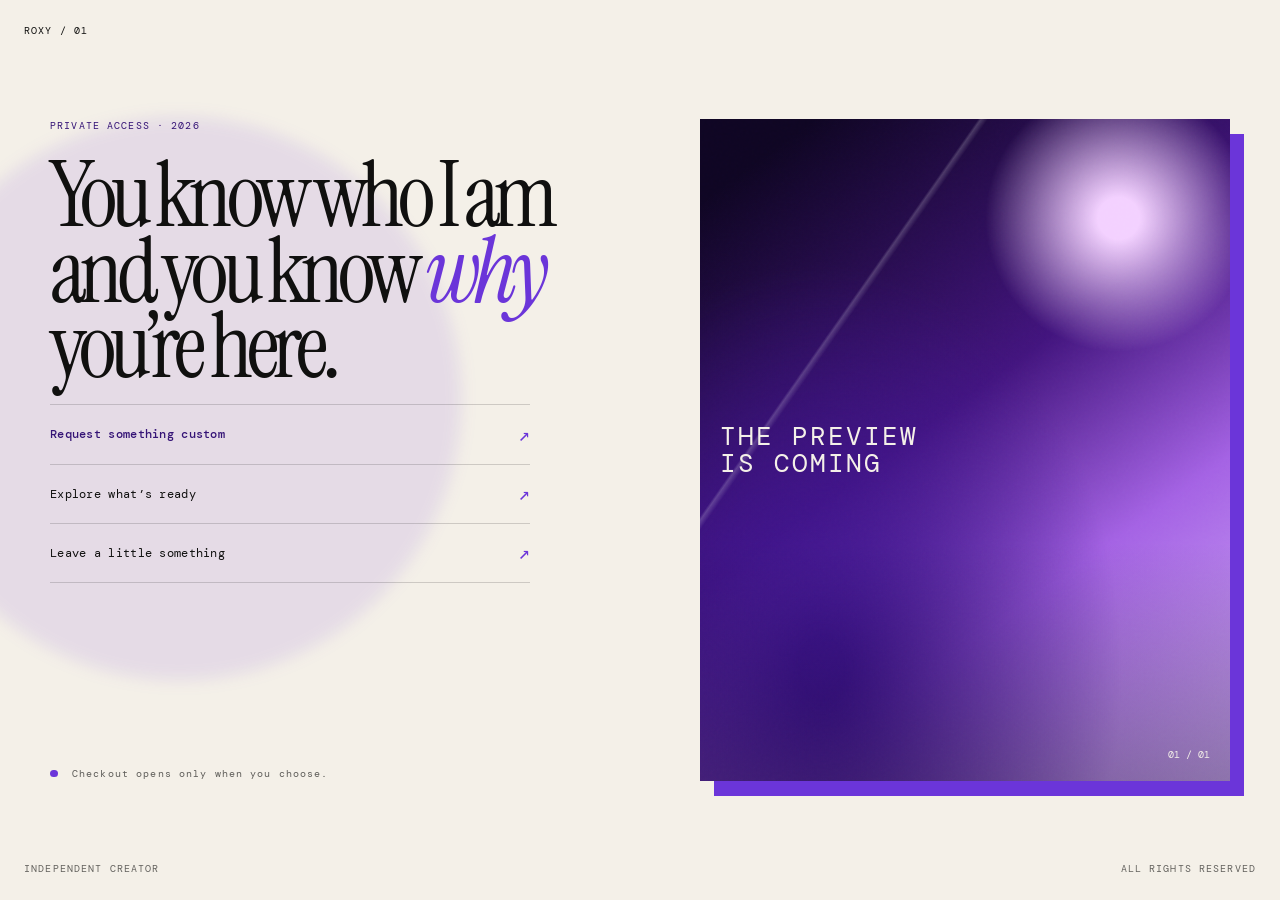
<file: index.html>
<!doctype html>
<html lang="en">
  <head>
    <meta charset="UTF-8" />
    <meta name="viewport" content="width=device-width, initial-scale=1.0" />
    <meta name="description" content="Independent creator — custom content, pre-made work, and supporter tips." />
    <title>Roxy — Private Access</title>
    <link rel="preconnect" href="https://fonts.googleapis.com" />
    <link rel="preconnect" href="https://fonts.gstatic.com" crossorigin />
    <link href="https://fonts.googleapis.com/css2?family=DM+Mono:wght@400;500&family=Instrument+Serif:ital@0;1&display=swap" rel="stylesheet" />
    <link rel="stylesheet" href="styles.css" />
  </head>
  <body>
    <main class="landing">
      <div class="wordmark" aria-label="Roxy home">ROXY / 01</div>

      <section class="stage" aria-labelledby="headline">
        <div class="copy">
          <p class="eyebrow">PRIVATE ACCESS · 2026</p>
          <h1 id="headline">You know who I am<br />and you know <em>why</em> you’re here.</h1>
        </div>

        <div class="media-placeholder" role="img" aria-label="Video preview placeholder">
          <div class="media-grain"></div>
          <p>THE PREVIEW<br />IS COMING</p>
          <span class="media-index">01 / 01</span>
        </div>

        <div class="actions" aria-label="Choose an option">
          <button class="action-button primary" type="button" data-payment-type="custom">
            <span>Request something custom</span>
            <span aria-hidden="true">↗</span>
          </button>
          <button class="action-button" type="button" data-payment-type="premade">
            <span>Explore what’s ready</span>
            <span aria-hidden="true">↗</span>
          </button>
          <button class="action-button" type="button" data-payment-type="tip">
            <span>Leave a little something</span>
            <span aria-hidden="true">↗</span>
          </button>
        </div>

        <aside class="checkout-panel" id="checkout-panel" aria-hidden="true" aria-labelledby="checkout-title">
          <div class="checkout-panel__header">
            <p class="checkout-panel__eyebrow">YOUR SELECTION</p>
            <button class="checkout-panel__close" type="button" aria-label="Close payment selection">×</button>
          </div>
          <h2 id="checkout-title">—</h2>
          <p class="checkout-panel__note">Secure checkout will appear here once payment is connected.</p>
          <div class="checkout-slot" aria-label="Secure checkout placeholder">
            <p class="checkout-status" role="status" aria-live="polite">Choose an option to begin.</p>
            <form class="checkout-form" id="checkout-form" hidden>
              <div id="payment-element"></div>
              <button class="checkout-submit" type="submit">Continue securely <span aria-hidden="true">↗</span></button>
            </form>
          </div>
        </aside>

        <p class="availability" aria-live="polite"><span></span> Checkout opens only when you choose.</p>
      </section>

      <footer>
        <span>INDEPENDENT CREATOR</span>
        <span>ALL RIGHTS RESERVED</span>
      </footer>
    </main>
    <script src="script.js"></script>
  </body>
</html>
</file>
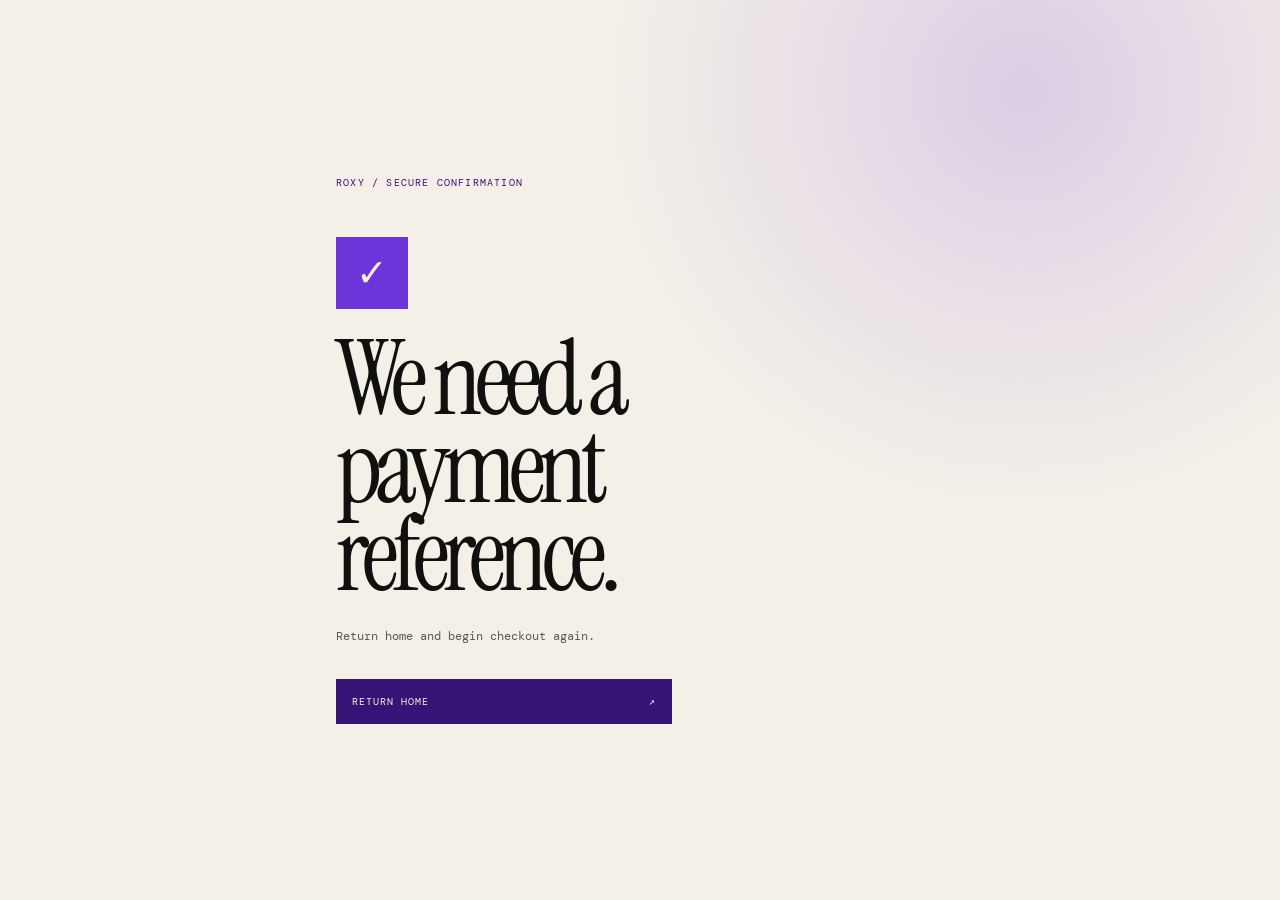
<file: payment-confirmed/index.html>
<!doctype html>
<html lang="en">
  <head>
    <meta charset="UTF-8" />
    <meta name="viewport" content="width=device-width, initial-scale=1.0" />
    <meta name="robots" content="noindex" />
    <title>Roxy — Confirming payment</title>
    <link rel="preconnect" href="https://fonts.googleapis.com" />
    <link rel="preconnect" href="https://fonts.gstatic.com" crossorigin />
    <link href="https://fonts.googleapis.com/css2?family=DM+Mono:wght@400;500&family=Instrument+Serif:ital@0;1&display=swap" rel="stylesheet" />
    <link rel="stylesheet" href="styles.css" />
  </head>
  <body>
    <main class="confirmation">
      <p class="eyebrow">ROXY / SECURE CONFIRMATION</p>
      <div class="mark" aria-hidden="true">✓</div>
      <h1 id="confirmation-title">Confirming your payment.</h1>
      <p id="confirmation-message" class="message" aria-live="polite">Please keep this page open while we verify it securely.</p>
      <a id="home-link" href="/" hidden>Return home <span aria-hidden="true">↗</span></a>
    </main>
    <script src="script.js"></script>
  </body>
</html>
</file>
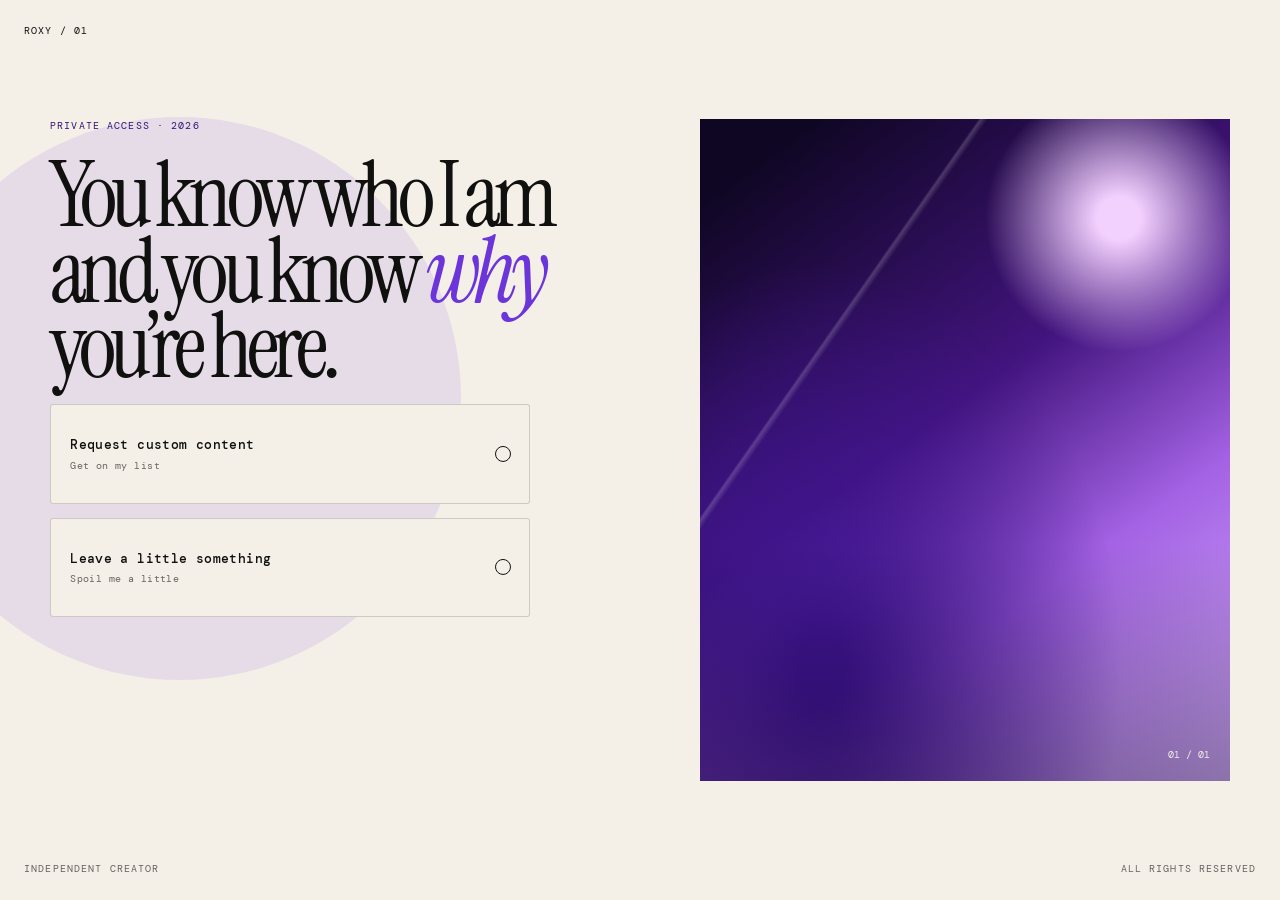
<file: public/index.html>
<!doctype html>
<html lang="en">
  <head>
    <meta charset="UTF-8" />
    <meta name="viewport" content="width=device-width, initial-scale=1.0" />
    <meta name="description" content="Independent creator — custom content, pre-made work, and supporter tips." />
    <title>Roxy — Private Access</title>
    <link rel="preconnect" href="https://fonts.googleapis.com" />
    <link rel="preconnect" href="https://fonts.gstatic.com" crossorigin />
    <link href="https://fonts.googleapis.com/css2?family=DM+Mono:wght@400;500&family=Instrument+Serif:ital@0;1&display=swap" rel="stylesheet" />
    <link rel="stylesheet" href="styles.css?v=20261126-3" />
  </head>
  <body>
    <main class="landing">
      <div class="wordmark" aria-label="Roxy home">ROXY / 01</div>

      <section class="stage" aria-labelledby="headline">
        <div class="copy">
          <p class="eyebrow">PRIVATE ACCESS · 2026</p>
          <h1 id="headline">You know who I am<br />and you know <em>why</em> you’re here.</h1>
        </div>

        <div class="media-placeholder">
          <video class="display-video" autoplay loop muted playsinline preload="metadata" aria-label="Creator video preview">
            <source src="media/display-video.mp4" type="video/mp4" />
          </video>
          <span class="media-index">01 / 01</span>
        </div>

        <div class="actions" role="radiogroup" aria-label="Choose how to support Roxy">
          <div class="support-card" id="custom-card">
            <button class="action-card" type="button" role="radio" aria-checked="false" id="custom-toggle" aria-expanded="false" aria-controls="custom-tray">
              <span class="action-card__label">Request custom content</span>
              <span class="action-card__detail">Get on my list</span>
            </button>
            <div class="custom-tray" id="custom-tray" hidden aria-label="Custom content queue">
              <div class="queue-status">
                <span class="queue-status__dot" aria-hidden="true"></span>
                <p class="queue-status__text">You’re currently <strong id="queue-number">#14</strong> on my custom list.</p>
              </div>
              <div class="add-on-options" aria-label="Optional custom content add-ons">
                <button class="add-on-option" type="button" role="checkbox" aria-checked="false" data-custom-addon="priority">
                  <span class="add-on-option__copy"><span>Priority push</span><small>Skip ahead to the front of my queue</small></span>
                  <strong>+$16.99</strong>
                </button>
                <button class="add-on-option" type="button" role="checkbox" aria-checked="false" data-custom-addon="premade-access">
                  <span class="add-on-option__copy"><span>Pre-made access</span><small>Let’s have fun while you wait</small></span>
                  <strong>+$10.00</strong>
                </button>
              </div>
              <button class="custom-submit" type="button" id="custom-submit">
                <span>Continue with request ($5.00)</span>
              </button>
            </div>
          </div>

          <div class="support-card" id="tip-card">
            <button class="action-card" type="button" role="radio" aria-checked="false" id="tip-toggle" aria-expanded="false" aria-controls="tip-tray">
              <span class="action-card__label">Leave a little something</span>
              <span class="action-card__detail">Spoil me a little</span>
            </button>
            <div class="tip-tray" id="tip-tray" hidden aria-label="Choose tip amount">
              <div class="tip-segmented" role="radiogroup" aria-label="Select tip amount">
                <span class="tip-segmented__thumb" aria-hidden="true"></span>
                <button class="tip-pill" type="button" role="radio" aria-checked="false" data-amount="15">$15</button>
                <button class="tip-pill is-selected" type="button" role="radio" aria-checked="true" data-amount="25">$25</button>
                <button class="tip-pill" type="button" role="radio" aria-checked="false" data-amount="50">$50</button>
                <button class="tip-pill" type="button" role="radio" aria-checked="false" data-amount="75">$75</button>
                <button class="tip-pill" type="button" role="radio" aria-checked="false" data-amount="100">$100</button>
              </div>
              <button type="button" class="tip-custom-toggle" id="tip-custom-toggle">Or choose your own amount</button>
              <div class="tip-custom-field" id="tip-custom-field" hidden>
                <div class="tip-custom-input-wrap">
                  <span class="tip-custom-currency" aria-hidden="true">$</span>
                  <input
                    type="number"
                    id="tip-custom-input"
                    class="tip-custom-input"
                    inputmode="numeric"
                    min="5"
                    max="1000"
                    step="1"
                    placeholder="Enter amount (min $5)"
                    aria-label="Custom tip amount in dollars"
                  />
                </div>
                <p class="tip-custom-hint" id="tip-custom-hint">Min $5 · Max $1,000</p>
              </div>
              <button class="tip-submit" type="button" id="tip-submit">
                <span>Continue with $25</span>
              </button>
            </div>
          </div>
        </div>

        <aside class="checkout-panel" id="checkout-panel" aria-hidden="true" aria-labelledby="checkout-title">
          <div class="checkout-panel__header">
            <p class="checkout-panel__eyebrow">PRIVATE ACCESS</p>
            <button class="checkout-panel__close" type="button" aria-label="Close payment selection">×</button>
          </div>
          <h2 id="checkout-title">—</h2>
          <div class="checkout-slot" aria-label="Secure checkout">
            <form class="checkout-form" id="checkout-form" hidden>
              <div id="payment-element"></div>
              <button class="checkout-submit" type="submit">Lock In My Spot</button>
            </form>
          </div>
        </aside>
      </section>

      <footer>
        <span>INDEPENDENT CREATOR</span>
        <span>ALL RIGHTS RESERVED</span>
      </footer>
    </main>
    <script type="module" src="scripts/app.js?v=20261126-3"></script>
  </body>
</html>
</file>
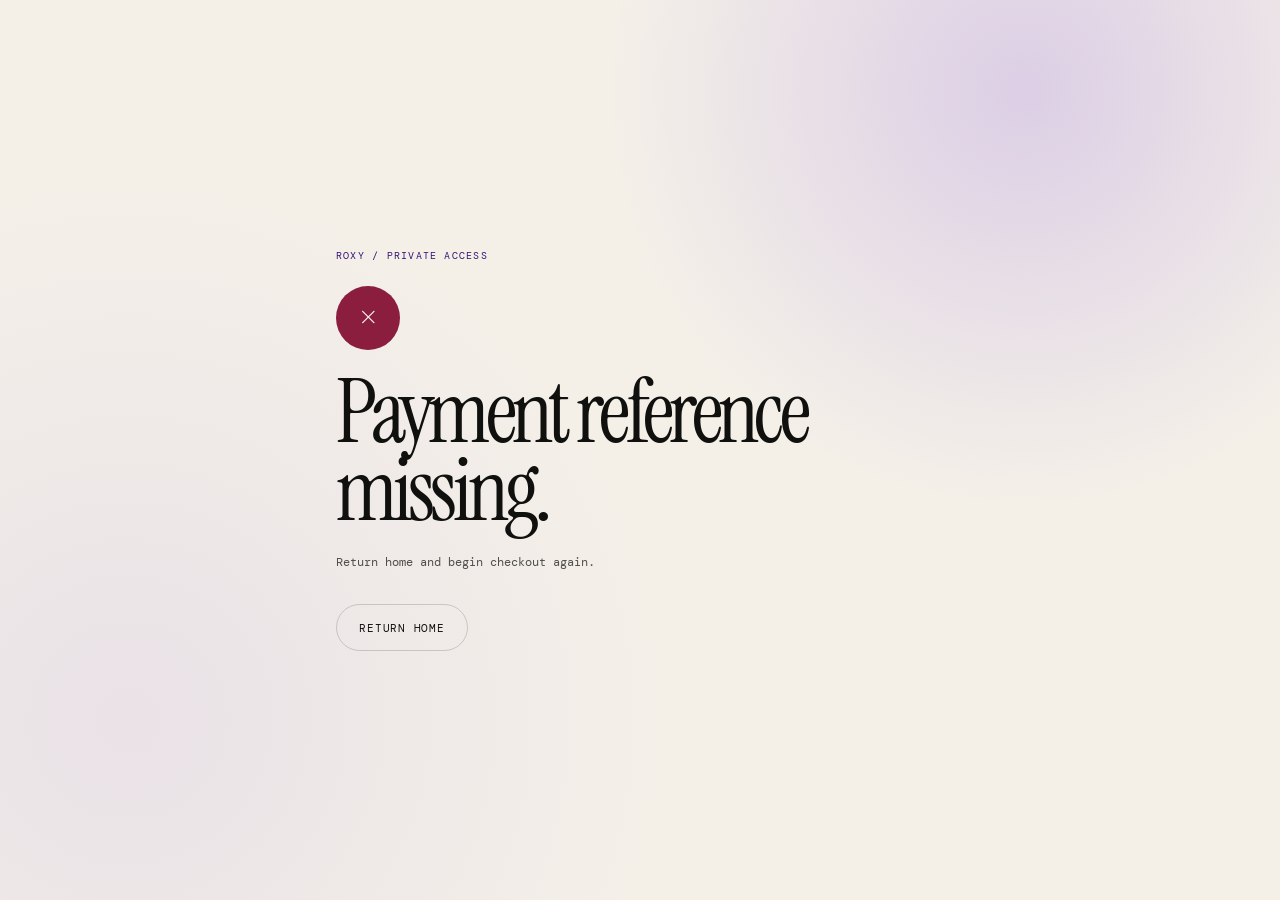
<file: public/payment-confirmed/index.html>
<!doctype html>
<html lang="en">
  <head>
    <meta charset="UTF-8" />
    <meta name="viewport" content="width=device-width, initial-scale=1.0" />
    <meta name="robots" content="noindex" />
    <title>Roxy — Payment Confirmed</title>
    <link rel="preconnect" href="https://fonts.googleapis.com" />
    <link rel="preconnect" href="https://fonts.gstatic.com" crossorigin />
    <link href="https://fonts.googleapis.com/css2?family=DM+Mono:wght@400;500&family=Instrument+Serif:ital@0;1&display=swap" rel="stylesheet" />
    <link rel="stylesheet" href="styles.css?v=20261126-2" />
  </head>
  <body>
    <main class="confirmation">
      <p class="eyebrow" id="confirmation-eyebrow">ROXY / PRIVATE ACCESS</p>
      <div class="mark" id="confirmation-mark" aria-hidden="true">
        <svg class="spinner" xmlns="http://www.w3.org/2000/svg" width="1em" height="1em" viewBox="0 0 32 32" aria-hidden="true">
          <path d="M0 0h32v32H0z" fill="none" />
          <path fill="currentColor" d="M16 3a3 3 0 1 0 .002 6.002A3 3 0 0 0 16 3M8.937 6.438a2.5 2.5 0 0 0-2.5 2.5c0 1.378 1.122 2.5 2.5 2.5a2.5 2.5 0 0 0 0-5m14.126 1.5c-.551 0-1 .449-1 1s.449 1 1 1s1-.45 1-1c0-.551-.45-1-1-1M6 13.75a2.25 2.25 0 1 0 .001 4.501A2.25 2.25 0 0 0 6 13.75m20 1a1.25 1.25 0 1 0-.002 2.498A1.25 1.25 0 0 0 26 14.75M8.937 21.063c-1.105 0-2 .894-2 2a1.999 1.999 0 1 0 4 0c0-1.106-.894-2-2-2m14.126.5a1.5 1.5 0 1 0 0 3a1.5 1.5 0 0 0 0-3M16 24.25c-.965 0-1.75.785-1.75 1.75s.785 1.75 1.75 1.75s1.75-.785 1.75-1.75s-.785-1.75-1.75-1.75" />
        </svg>
      </div>
      <h1 id="confirmation-title">Holding your spot…</h1>
      <p id="confirmation-message" class="message" aria-live="polite">Just a second while I confirm everything on my end. Keep this page open.</p>

      <section id="receipt-prompt" class="snapchat-banner" hidden aria-label="Next steps">
        <div>
          <p class="snapchat-banner__tag">ONE LAST THING</p>
          <p class="snapchat-banner__text">You’re all set! Open your receipt, take a quick screenshot, and send it to me on Snapchat so we can get started.</p>
        </div>
        <button type="button" class="action-pill" id="receipt-reveal">Get My Receipt</button>
      </section>

      <!-- Luxury Security Receipt Card -->
      <section id="receipt-card" class="receipt-card" hidden aria-label="Official Transaction Receipt">
        <div class="receipt-card__header">
          <div>
            <p class="receipt-card__brand">ROXY / OFFICIAL ACCESS RECEIPT</p>
            <p class="receipt-card__site">ANNESOROXY.COM</p>
          </div>
        </div>

        <div class="receipt-card__divider"></div>

        <div class="receipt-card__grid">
          <div class="receipt-row">
            <span class="receipt-label">ITEM</span>
            <span class="receipt-value" id="receipt-item">Custom Content Request</span>
          </div>
          <div class="receipt-row" id="receipt-priority-row" hidden>
            <span class="receipt-label">PRIORITY PUSH</span>
            <span class="receipt-value" id="receipt-priority">Included</span>
          </div>
          <div class="receipt-row" id="receipt-premade-row" hidden>
            <span class="receipt-label">PRE-MADE ACCESS</span>
            <span class="receipt-value" id="receipt-premade">Included</span>
          </div>
          <div class="receipt-row">
            <span class="receipt-label">AMOUNT PAID</span>
            <span class="receipt-value receipt-amount" id="receipt-amount">—</span>
          </div>
        </div>

        <div class="receipt-card__divider"></div>

        <div class="receipt-card__meta">
          <div class="receipt-meta-item">
            <span class="receipt-label">REFERENCE ID</span>
            <code class="receipt-code" id="receipt-ref">—</code>
          </div>
          <div class="receipt-meta-item">
            <span class="receipt-label">TIMESTAMP</span>
            <span class="receipt-value" id="receipt-time">—</span>
          </div>
          <div class="receipt-meta-item">
            <span class="receipt-label">AUTH CODE</span>
            <code class="receipt-code" id="receipt-auth">—</code>
          </div>
        </div>

        <div class="receipt-card__footer">
          <div class="receipt-barcode" aria-hidden="true"></div>
          <p class="receipt-fineprint">PAYMENT CONFIRMATION RECEIPT · ANNESOROXY.COM</p>
        </div>
      </section>

      <div class="confirmation-actions">
        <a id="snapchat-link" class="action-pill" href="https://snapchat.com/add/annesoroxy" target="_blank" rel="noopener noreferrer" hidden>Open Snapchat</a>
        <a id="home-link" class="action-pill secondary" href="/" hidden>Return Home</a>
      </div>
    </main>
    <script type="module" src="scripts/app.js?v=20261126-2"></script>
  </body>
</html>
</file>
<file: styles.css>
:root {
  --ink: #10100f;
  --paper: #f4f0e8;
  --purple: #6b35d9;
  --purple-deep: #351476;
  --purple-pale: #e5dcff;
  --line: rgba(16, 16, 15, 0.17);
}

* { box-sizing: border-box; }
html { background: var(--paper); }
body { min-width: 320px; margin: 0; color: var(--ink); background: var(--paper); font-family: "DM Mono", monospace; }
button { font: inherit; }

.landing { position: relative; display: grid; min-height: 100svh; padding: 1.5rem; overflow: hidden; isolation: isolate; }
.landing::before { position: absolute; z-index: -1; top: 13%; left: -8%; width: 44vw; height: 44vw; border-radius: 50%; background: rgba(107, 53, 217, 0.11); filter: blur(8px); content: ""; }
.wordmark, .eyebrow, footer, .availability { font-size: 0.64rem; letter-spacing: 0.11em; line-height: 1.35; }
.wordmark { align-self: start; }

.stage { display: grid; grid-template-columns: minmax(0, 1.05fr) minmax(280px, 0.95fr); grid-template-areas: "copy media" "actions media" "checkout media" "availability media"; gap: 1.25rem clamp(2rem, 5vw, 6rem); width: min(1180px, 100%); margin: auto; padding: 3rem 0; }
.copy { grid-area: copy; align-self: end; }
.eyebrow { margin: 0 0 1.6rem; color: var(--purple-deep); }
h1 { max-width: 740px; margin: 0; font-family: "Instrument Serif", Georgia, serif; font-size: clamp(3.8rem, 7.1vw, 7.1rem); font-weight: 400; letter-spacing: -0.065em; line-height: 0.83; }
h1 em { color: var(--purple); }

.media-placeholder { position: relative; grid-area: media; display: flex; aspect-ratio: 4 / 5; min-height: 430px; padding: 1.25rem; overflow: hidden; color: var(--paper); background: radial-gradient(circle at 79% 15%, #f3d1ff 0 3%, transparent 19%), radial-gradient(ellipse at 23% 83%, #3e148f 0 4%, transparent 52%), linear-gradient(144deg, #0f0623 8%, #42147e 45%, #a462e4 69%, #d5b2fb 100%); box-shadow: 14px 15px 0 var(--purple); }
.media-placeholder::before { position: absolute; inset: 0; background: linear-gradient(125deg, transparent 28%, rgba(255,255,255,.19) 28.3%, transparent 29%), linear-gradient(transparent 64%, rgba(11,2,29,.36)); content: ""; }
.media-grain { position: absolute; inset: 0; opacity: .18; background-image: url("data:image/svg+xml,%3Csvg viewBox='0 0 200 200' xmlns='http://www.w3.org/2000/svg'%3E%3Cfilter id='n'%3E%3CfeTurbulence type='fractalNoise' baseFrequency='.9' numOctaves='4' stitchTiles='stitch'/%3E%3C/filter%3E%3Crect width='100%25' height='100%25' filter='url(%23n)' opacity='.45'/%3E%3C/svg%3E"); mix-blend-mode: soft-light; }
.media-placeholder p, .media-index { position: relative; z-index: 1; margin: 0; }
.media-placeholder p { align-self: center; font-size: clamp(1.15rem, 2vw, 1.9rem); letter-spacing: .08em; line-height: 1.06; }
.media-index { align-self: end; margin-left: auto; font-size: .63rem; }

.actions { grid-area: actions; display: grid; max-width: 480px; border-top: 1px solid var(--line); }
.action-button { display: flex; justify-content: space-between; align-items: center; width: 100%; min-height: 3.7rem; padding: .9rem 0; border: 0; border-bottom: 1px solid var(--line); color: var(--ink); background: transparent; cursor: pointer; font-size: .73rem; letter-spacing: .025em; text-align: left; transition: padding .22s ease, color .22s ease, background .22s ease; }
.action-button span:last-child { color: var(--purple); font-size: 1.2rem; transition: transform .22s ease; }
.action-button:hover, .action-button:focus-visible { padding-inline: .8rem; color: var(--purple-deep); background: var(--purple-pale); outline: 0; }
.action-button:hover span:last-child, .action-button:focus-visible span:last-child { transform: translate(3px, -3px); }
.action-button.primary { color: var(--purple-deep); font-weight: 500; }
.checkout-panel { grid-area: checkout; display: none; max-width: 480px; padding: 1.1rem; border: 1px solid var(--purple); background: var(--purple-pale); }
.checkout-panel.is-open { display: block; animation: reveal .26s ease both; }
.checkout-panel__header { display: flex; justify-content: space-between; align-items: start; gap: 1rem; }
.checkout-panel__eyebrow { margin: 0; color: var(--purple-deep); font-size: .6rem; letter-spacing: .11em; }
.checkout-panel__close { width: 1.5rem; height: 1.5rem; margin: -.25rem -.25rem 0 0; padding: 0; border: 0; color: var(--purple-deep); background: transparent; cursor: pointer; font-size: 1.45rem; line-height: 1; }
.checkout-panel__close:hover, .checkout-panel__close:focus-visible { color: var(--ink); outline: 1px solid var(--purple-deep); outline-offset: 2px; }
.checkout-panel h2 { margin: 1.35rem 0 .45rem; font-family: "Instrument Serif", Georgia, serif; font-size: clamp(2rem, 4vw, 3rem); font-weight: 400; letter-spacing: -.04em; line-height: .9; }
.checkout-panel__note { margin: 0; color: rgba(16,16,15,.72); font-size: .67rem; line-height: 1.55; }
.checkout-slot { min-height: 4rem; margin-top: 1.1rem; border: 1px dashed rgba(53,20,118,.48); color: var(--purple-deep); }
.checkout-status { display: grid; min-height: 4rem; place-items: center; margin: 0; padding: .8rem; font-size: .58rem; letter-spacing: .11em; text-align: center; }
.checkout-status.is-error { color: #8b1d3f; }
.checkout-form { padding: 1rem; background: rgba(244,240,232,.72); }
.checkout-submit { display: flex; justify-content: space-between; width: 100%; margin-top: 1rem; padding: .83rem .9rem; border: 1px solid var(--purple-deep); color: var(--paper); background: var(--purple-deep); cursor: pointer; font-size: .65rem; letter-spacing: .07em; text-transform: uppercase; }
.checkout-submit:disabled { cursor: wait; opacity: .7; }
.checkout-submit:hover, .checkout-submit:focus-visible { color: var(--purple-deep); background: transparent; outline: 0; }
.availability { grid-area: availability; align-self: start; margin: 0; color: rgba(16,16,15,.66); }
.availability span { display: inline-block; width: .48rem; height: .48rem; margin-right: .45rem; border-radius: 50%; background: var(--purple); }
footer { display: flex; justify-content: space-between; align-self: end; color: rgba(16,16,15,.63); }

@keyframes reveal { from { opacity: 0; transform: translateY(-.45rem); } to { opacity: 1; transform: translateY(0); } }
@media (max-width: 720px) { .landing { padding: 1.1rem; } .stage { grid-template-columns: 1fr; grid-template-areas: "copy" "media" "actions" "checkout" "availability"; margin-block: 1.5rem; padding: 0; gap: 1.5rem; } h1 { font-size: clamp(3.45rem, 16.1vw, 5.5rem); } .media-placeholder { min-height: 0; aspect-ratio: 5 / 4; box-shadow: 9px 10px 0 var(--purple); } footer { font-size: .53rem; } }
@media (prefers-reduced-motion: reduce) { *, *::before, *::after { scroll-behavior: auto !important; transition-duration: .01ms !important; } }
</file>
<file: payment-confirmed/styles.css>
:root { --ink: #10100f; --paper: #f4f0e8; --purple: #6b35d9; --deep-purple: #351476; }
* { box-sizing: border-box; }
body { display: grid; min-width: 320px; min-height: 100svh; margin: 0; color: var(--ink); background: radial-gradient(circle at 80% 10%, rgba(107,53,217,.18), transparent 32%), var(--paper); font-family: "DM Mono", monospace; }
.confirmation { display: grid; width: min(38rem, calc(100% - 2.5rem)); margin: auto; padding: 2rem 0; }
.eyebrow { margin: 0; color: var(--deep-purple); font-size: .62rem; letter-spacing: .12em; }
.mark { display: grid; width: 4.5rem; aspect-ratio: 1; place-items: center; margin: 3rem 0 1.6rem; color: var(--paper); background: var(--purple); font-family: "Instrument Serif", Georgia, serif; font-size: 2.4rem; }
h1 { max-width: 32rem; margin: 0; font-family: "Instrument Serif", Georgia, serif; font-size: clamp(3.6rem, 10vw, 6.5rem); font-weight: 400; letter-spacing: -.065em; line-height: .85; }
.message { max-width: 28rem; margin: 1.7rem 0 0; color: rgba(16,16,15,.68); font-size: .73rem; line-height: 1.7; }
a { display: flex; justify-content: space-between; width: min(21rem, 100%); margin-top: 2rem; padding: .95rem; border: 1px solid var(--deep-purple); color: var(--paper); background: var(--deep-purple); font-size: .65rem; letter-spacing: .09em; text-decoration: none; text-transform: uppercase; }
a:hover, a:focus-visible { color: var(--deep-purple); background: transparent; outline: 0; }
</file>
<file: public/styles.css>
@import url("styles/tokens.css");
@import url("styles/base.css");
@import url("styles/landing.css");
@import url("styles/media.css");
@import url("styles/checkout.css");
@import url("styles/responsive.css");
</file>
<file: public/payment-confirmed/styles.css>
@import url("../styles/tokens.css");
@import url("styles/confirmation.css");
</file>
